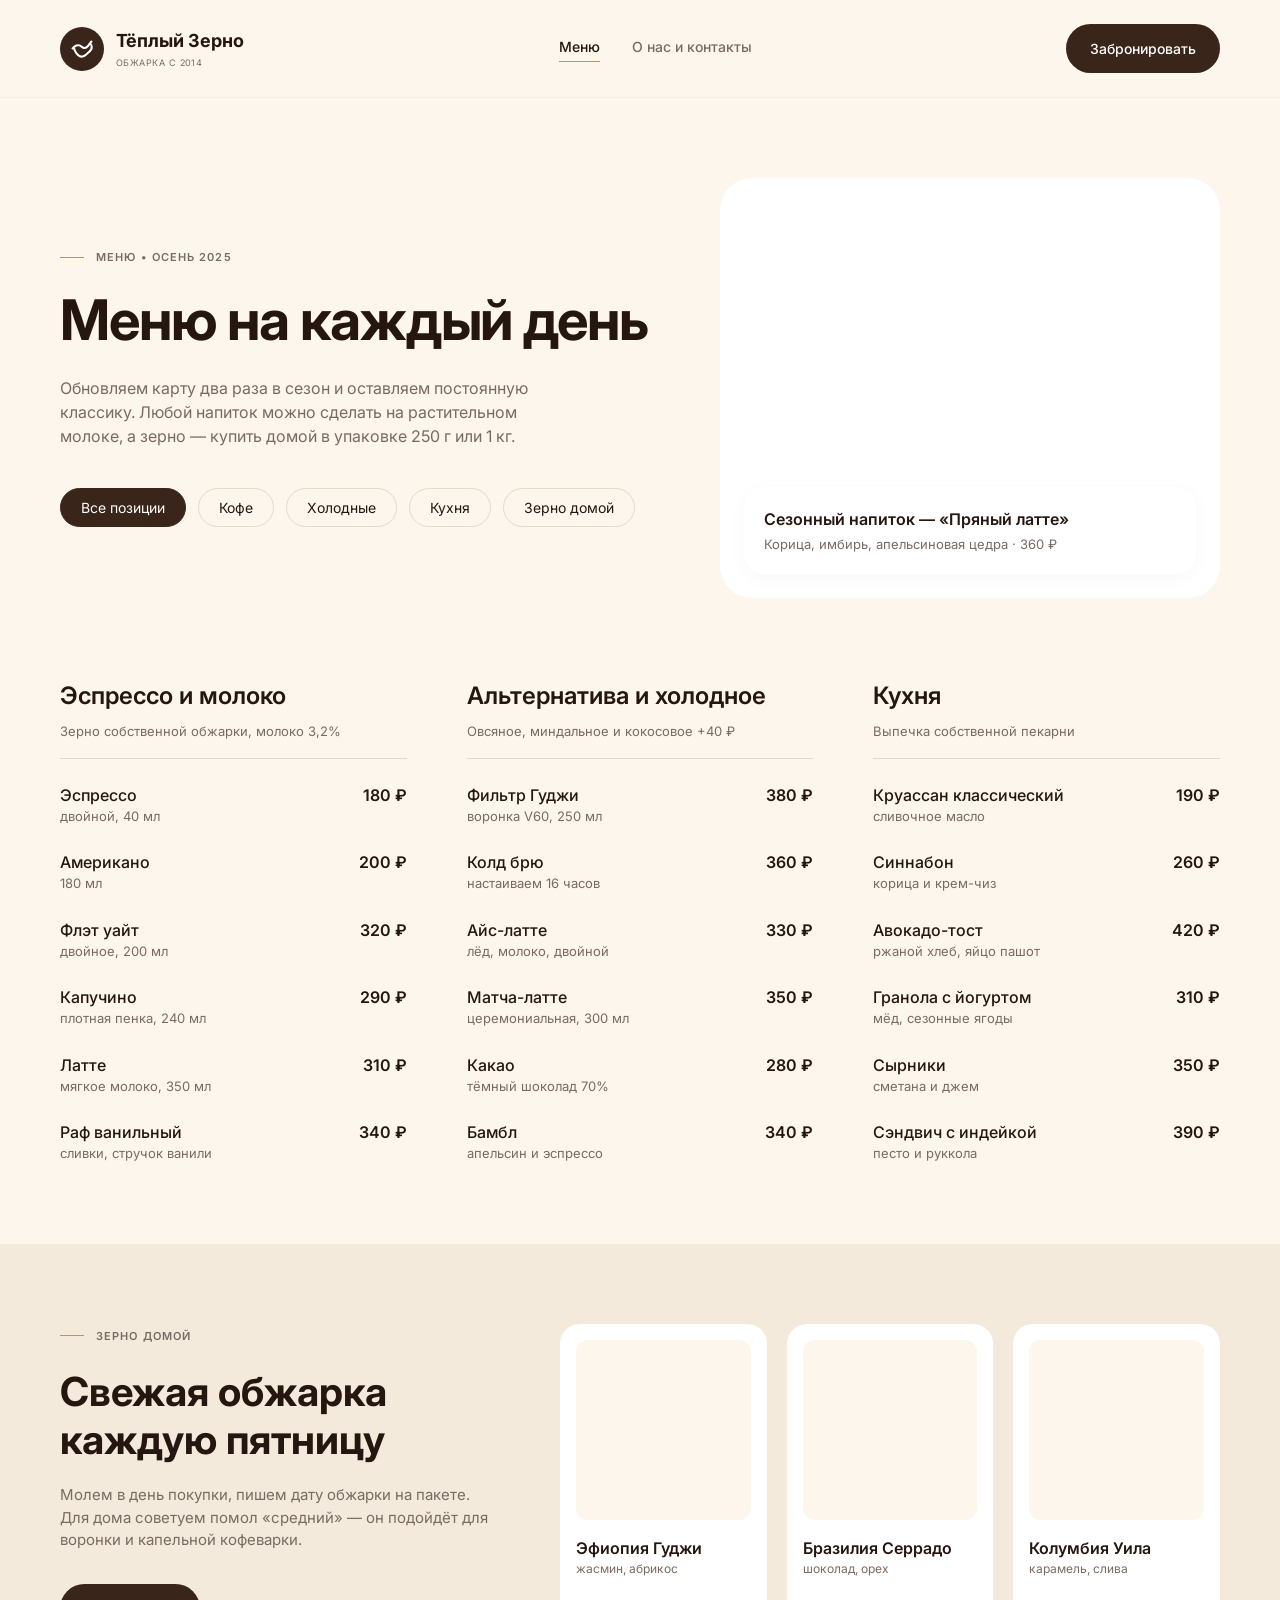
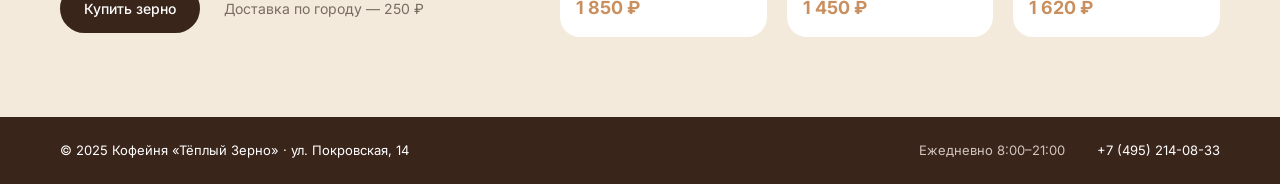
<file: 1/index.html>
<!DOCTYPE html>
<html lang="ru">
<head>
    <meta charset="UTF-8">
    <meta name="viewport" content="width=device-width, initial-scale=1.0">
    <title>Меню — Тёплый Зерно</title>
    <link rel="preconnect" href="https://fonts.googleapis.com">
    <link rel="preconnect" href="https://fonts.gstatic.com" crossorigin>
    <link href="https://fonts.googleapis.com/css2?family=Inter:wght@400;500;600;700&display=swap" rel="stylesheet">
    <link rel="stylesheet" href="style.css">
</head>
<body>
    <!-- Шапка -->
    <header class="header">
        <div class="container header__container">
            <a href="index.html" class="logo">
                <div class="logo__icon">
                    <svg width="24" height="24" viewBox="0 0 24 24" fill="none" stroke="white" stroke-width="2"><path d="M4 10C4 10 4 14 8 18C12 22 16 18 20 14C24 10 20 6 20 6M4 10C4 10 8 6 12 10C16 14 20 6 20 6M4 10L2 12M20 6L22 4"/></svg>
                </div>
                <div class="logo__text">
                    <span class="logo__title">Тёплый Зерно</span>
                    <span class="logo__subtitle">ОБЖАРКА С 2014</span>
                </div>
            </a>
            <nav class="nav">
                <a href="menu.html" class="nav__link nav__link--active">Меню</a>
                <a href="about.html" class="nav__link">О нас и контакты</a>
            </nav>
            <a href="#" class="btn btn--primary">Забронировать</a>
        </div>
    </header>

    <main>
        <!-- Hero -->
        <section class="hero section-padding">
            <div class="container hero__container">
                <div class="hero__content">
                    <div class="section-label">
                        <span class="section-label__line"></span> МЕНЮ • ОСЕНЬ 2025
                    </div>
                    <h1 class="hero__title">Меню на каждый день</h1>
                    <p class="hero__text">Обновляем карту два раза в сезон и оставляем постоянную классику. Любой напиток можно сделать на растительном молоке, а зерно — купить домой в упаковке 250 г или 1 кг.</p>
                    <div class="filters">
                        <button class="filter-btn active">Все позиции</button>
                        <button class="filter-btn">Кофе</button>
                        <button class="filter-btn">Холодные</button>
                        <button class="filter-btn">Кухня</button>
                        <button class="filter-btn">Зерно домой</button>
                    </div>
                </div>
                <div class="hero-card">
                    <div class="hero-card__info">
                        <h3 style="font-size: 16px; font-weight: 600; margin-bottom: 4px;">Сезонный напиток — «Пряный латте»</h3>
                        <p style="font-size: 13px; color: var(--text-muted);">Корица, имбирь, апельсиновая цедра · 360 ₽</p>
                    </div>
                </div>
            </div>
        </section>

        <!-- Меню -->
        <section class="section-padding" style="padding-top: 0;">
            <div class="container menu-grid">
                <!-- Колонка 1 -->
                <div>
                    <h2 class="menu-col__title">Эспрессо и молоко</h2>
                    <p class="menu-col__subtitle">Зерно собственной обжарки, молоко 3,2%</p>
                    <ul class="menu-items">
                        <li class="menu-item"><div><div class="menu-item__name">Эспрессо</div><div class="menu-item__desc">двойной, 40 мл</div></div><span class="menu-item__price">180 ₽</span></li>
                        <li class="menu-item"><div><div class="menu-item__name">Американо</div><div class="menu-item__desc">180 мл</div></div><span class="menu-item__price">200 ₽</span></li>
                        <li class="menu-item"><div><div class="menu-item__name">Флэт уайт</div><div class="menu-item__desc">двойное, 200 мл</div></div><span class="menu-item__price">320 ₽</span></li>
                        <li class="menu-item"><div><div class="menu-item__name">Капучино</div><div class="menu-item__desc">плотная пенка, 240 мл</div></div><span class="menu-item__price">290 ₽</span></li>
                        <li class="menu-item"><div><div class="menu-item__name">Латте</div><div class="menu-item__desc">мягкое молоко, 350 мл</div></div><span class="menu-item__price">310 ₽</span></li>
                        <li class="menu-item"><div><div class="menu-item__name">Раф ванильный</div><div class="menu-item__desc">сливки, стручок ванили</div></div><span class="menu-item__price">340 ₽</span></li>
                    </ul>
                </div>
                <!-- Колонка 2 -->
                <div>
                    <h2 class="menu-col__title">Альтернатива и холодное</h2>
                    <p class="menu-col__subtitle">Овсяное, миндальное и кокосовое +40 ₽</p>
                    <ul class="menu-items">
                        <li class="menu-item"><div><div class="menu-item__name">Фильтр Гуджи</div><div class="menu-item__desc">воронка V60, 250 мл</div></div><span class="menu-item__price">380 ₽</span></li>
                        <li class="menu-item"><div><div class="menu-item__name">Колд брю</div><div class="menu-item__desc">настаиваем 16 часов</div></div><span class="menu-item__price">360 ₽</span></li>
                        <li class="menu-item"><div><div class="menu-item__name">Айс-латте</div><div class="menu-item__desc">лёд, молоко, двойной</div></div><span class="menu-item__price">330 ₽</span></li>
                        <li class="menu-item"><div><div class="menu-item__name">Матча-латте</div><div class="menu-item__desc">церемониальная, 300 мл</div></div><span class="menu-item__price">350 ₽</span></li>
                        <li class="menu-item"><div><div class="menu-item__name">Какао</div><div class="menu-item__desc">тёмный шоколад 70%</div></div><span class="menu-item__price">280 ₽</span></li>
                        <li class="menu-item"><div><div class="menu-item__name">Бамбл</div><div class="menu-item__desc">апельсин и эспрессо</div></div><span class="menu-item__price">340 ₽</span></li>
                    </ul>
                </div>
                <!-- Колонка 3 -->
                <div>
                    <h2 class="menu-col__title">Кухня</h2>
                    <p class="menu-col__subtitle">Выпечка собственной пекарни</p>
                    <ul class="menu-items">
                        <li class="menu-item"><div><div class="menu-item__name">Круассан классический</div><div class="menu-item__desc">сливочное масло</div></div><span class="menu-item__price">190 ₽</span></li>
                        <li class="menu-item"><div><div class="menu-item__name">Синнабон</div><div class="menu-item__desc">корица и крем-чиз</div></div><span class="menu-item__price">260 ₽</span></li>
                        <li class="menu-item"><div><div class="menu-item__name">Авокадо-тост</div><div class="menu-item__desc">ржаной хлеб, яйцо пашот</div></div><span class="menu-item__price">420 ₽</span></li>
                        <li class="menu-item"><div><div class="menu-item__name">Гранола с йогуртом</div><div class="menu-item__desc">мёд, сезонные ягоды</div></div><span class="menu-item__price">310 ₽</span></li>
                        <li class="menu-item"><div><div class="menu-item__name">Сырники</div><div class="menu-item__desc">сметана и джем</div></div><span class="menu-item__price">350 ₽</span></li>
                        <li class="menu-item"><div><div class="menu-item__name">Сэндвич с индейкой</div><div class="menu-item__desc">песто и руккола</div></div><span class="menu-item__price">390 ₽</span></li>
                    </ul>
                </div>
            </div>
        </section>

        <!-- Зерно домой -->
        <section class="section-padding bg-alt">
            <div class="container beans-container">
                <div>
                    <div class="section-label"><span class="section-label__line"></span> ЗЕРНО ДОМОЙ</div>
                    <h2 class="beans__title">Свежая обжарка каждую пятницу</h2>
                    <p class="beans__text">Молем в день покупки, пишем дату обжарки на пакете. Для дома советуем помол «средний» — он подойдёт для воронки и капельной кофеварки.</p>
                    <div class="beans__actions">
                        <a href="#" class="btn btn--primary">Купить зерно</a>
                        <span style="font-size: 14px; color: var(--text-muted);">Доставка по городу — 250 ₽</span>
                    </div>
                </div>
                <div class="beans-grid">
                    <div class="product-card">
                        <div class="product-card__img"></div>
                        <h3 class="product-card__name">Эфиопия Гуджи</h3>
                        <p class="product-card__desc">жасмин, абрикос</p>
                        <div class="product-card__price">1 850 ₽</div>
                    </div>
                    <div class="product-card">
                        <div class="product-card__img"></div>
                        <h3 class="product-card__name">Бразилия Серрадо</h3>
                        <p class="product-card__desc">шоколад, орех</p>
                        <div class="product-card__price">1 450 ₽</div>
                    </div>
                    <div class="product-card">
                        <div class="product-card__img"></div>
                        <h3 class="product-card__name">Колумбия Уила</h3>
                        <p class="product-card__desc">карамель, слива</p>
                        <div class="product-card__price">1 620 ₽</div>
                    </div>
                </div>
            </div>
        </section>
    </main>

    <!-- Подвал -->
    <footer class="footer">
        <div class="container footer__container">
            <div>© 2025 Кофейня «Тёплый Зерно» · ул. Покровская, 14</div>
            <div class="footer__info">
                <span>Ежедневно 8:00–21:00</span>
                <a href="tel:+74952140833" class="footer__phone">+7 (495) 214-08-33</a>
            </div>
        </div>
    </footer>
</body>
</html>
</file>
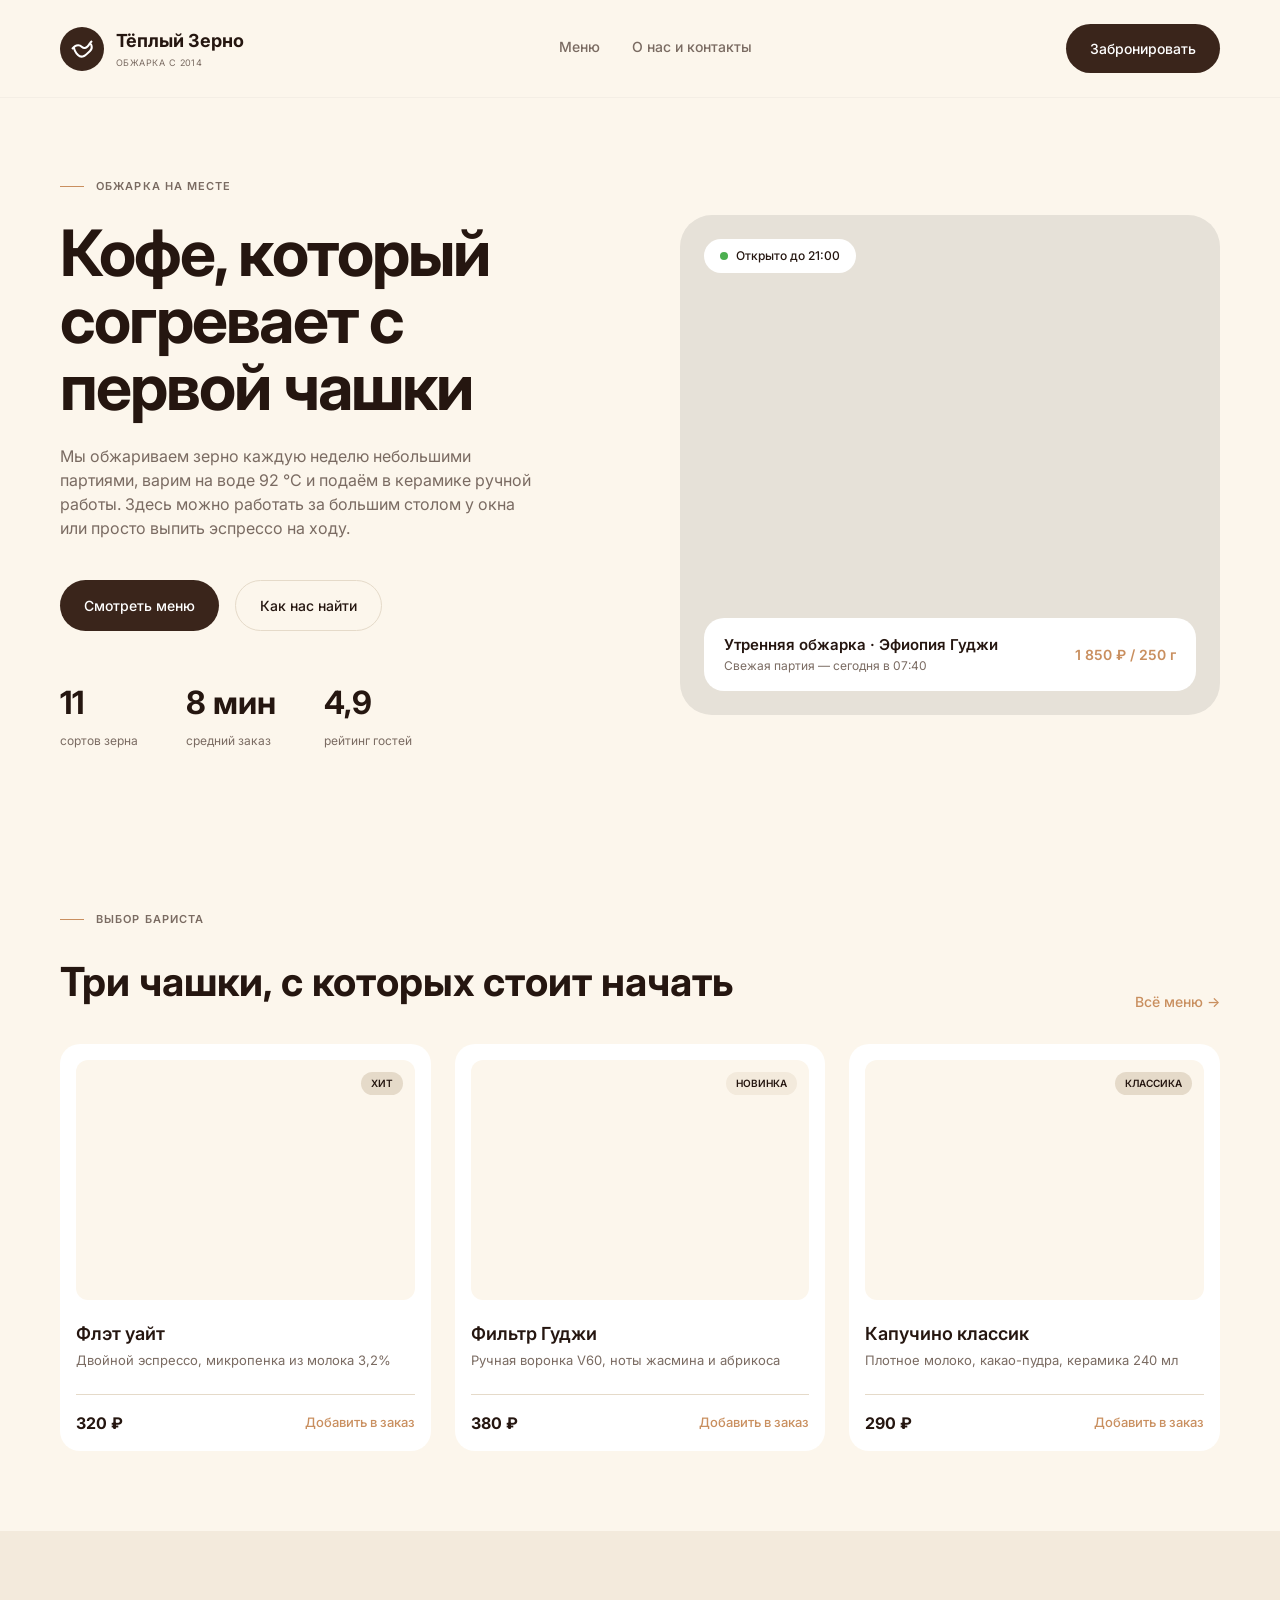
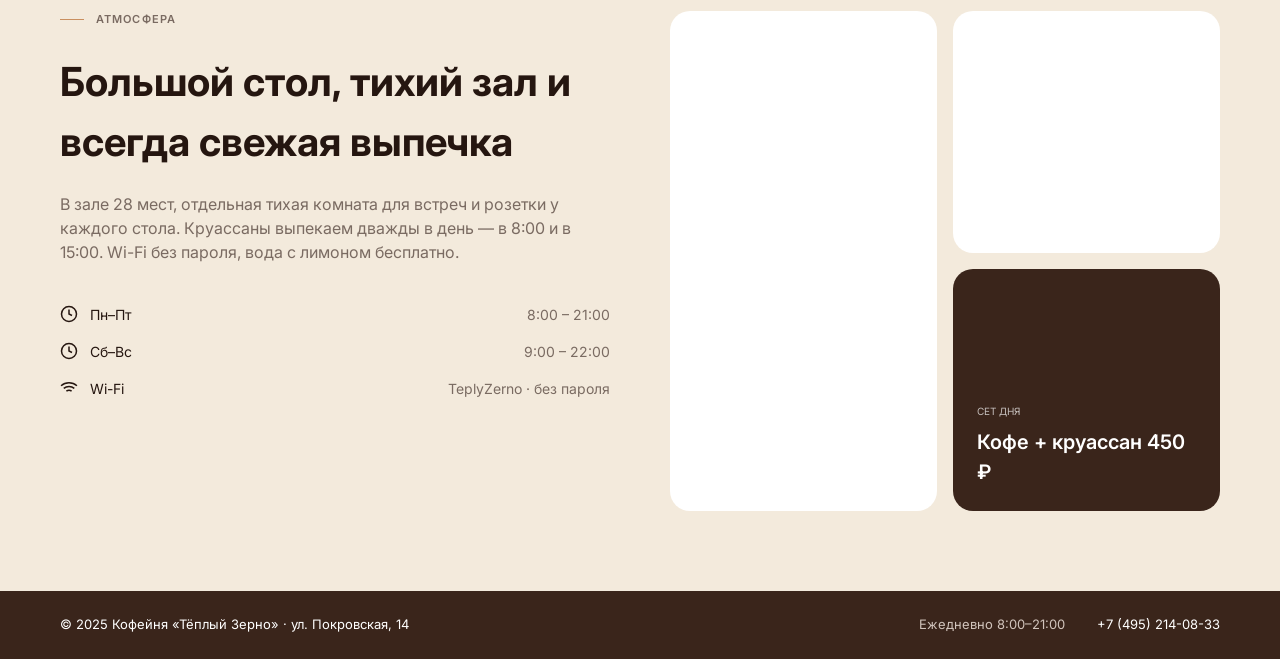
<file: 1/index2.html>
<!DOCTYPE html>
<html lang="ru">
<head>
    <meta charset="UTF-8">
    <meta name="viewport" content="width=device-width, initial-scale=1.0">
    <title>Главная — Тёплый Зерно</title>
    <link rel="preconnect" href="https://fonts.googleapis.com">
    <link rel="preconnect" href="https://fonts.gstatic.com" crossorigin>
    <link href="https://fonts.googleapis.com/css2?family=Inter:wght@400;500;600;700&display=swap" rel="stylesheet">
    <link rel="stylesheet" href="style.css">
</head>
<body>
    <header class="header">
        <div class="container header__container">
            <a href="index.html" class="logo">
                <div class="logo__icon">
                    <svg width="24" height="24" viewBox="0 0 24 24" fill="none" stroke="white" stroke-width="2"><path d="M4 10C4 10 4 14 8 18C12 22 16 18 20 14C24 10 20 6 20 6M4 10C4 10 8 6 12 10C16 14 20 6 20 6M4 10L2 12M20 6L22 4"/></svg>
                </div>
                <div class="logo__text">
                    <span class="logo__title">Тёплый Зерно</span>
                    <span class="logo__subtitle">ОБЖАРКА С 2014</span>
                </div>
            </a>
            <nav class="nav">
                <a href="menu.html" class="nav__link">Меню</a>
                <a href="about.html" class="nav__link">О нас и контакты</a>
            </nav>
            <a href="#" class="btn btn--primary">Забронировать</a>
        </div>
    </header>

    <main>
        <!-- Hero -->
        <section class="section-padding">
            <div class="container home-hero__container">
                <div class="home-hero__content">
                    <div class="section-label"><span class="section-label__line"></span> ОБЖАРКА НА МЕСТЕ</div>
                    <h1 class="home-hero__title">Кофе, который согревает с первой чашки</h1>
                    <p class="hero__text" style="margin-bottom: 40px;">Мы обжариваем зерно каждую неделю небольшими партиями, варим на воде 92 °C и подаём в керамике ручной работы. Здесь можно работать за большим столом у окна или просто выпить эспрессо на ходу.</p>
                    <div class="home-hero__actions">
                        <a href="menu.html" class="btn btn--primary">Смотреть меню</a>
                        <a href="about.html" class="btn btn--outline">Как нас найти</a>
                    </div>
                    <div class="home-hero__stats">
                        <div class="stat-item"><span class="stat-item__val">11</span><span class="stat-item__label">сортов зерна</span></div>
                        <div class="stat-item"><span class="stat-item__val">8 мин</span><span class="stat-item__label">средний заказ</span></div>
                        <div class="stat-item"><span class="stat-item__val">4,9</span><span class="stat-item__label">рейтинг гостей</span></div>
                    </div>
                </div>
                <div class="home-hero__image-wrap">
                    <div class="home-hero__image placeholder"></div>
                    <div class="home-hero__badge">Открыто до 21:00</div>
                    <div class="home-hero__bottom-card">
                        <div>
                            <div style="font-size: 15px; font-weight: 600;">Утренняя обжарка · Эфиопия Гуджи</div>
                            <div style="font-size: 12px; color: var(--text-muted);">Свежая партия — сегодня в 07:40</div>
                        </div>
                        <div style="font-weight: 600; color: var(--accent); font-size: 14px;">1 850 ₽ / 250 г</div>
                    </div>
                </div>
            </div>
        </section>

        <!-- Выбор бариста -->
        <section class="section-padding">
            <div class="container">
                <div class="section-header-row">
                    <div>
                        <div class="section-label"><span class="section-label__line"></span> ВЫБОР БАРИСТА</div>
                        <h2 style="font-size: 40px; font-weight: 700;">Три чашки, с которых стоит начать</h2>
                    </div>
                    <a href="menu.html" class="link-all">Всё меню &rarr;</a>
                </div>
                
                <div class="barista-grid">
                    <div class="barista-card">
                        <div class="barista-card__img">
                            <span class="barista-card__tag" style="background: var(--border-color);">хит</span>
                        </div>
                        <h3 class="barista-card__title">Флэт уайт</h3>
                        <p class="barista-card__desc">Двойной эспрессо, микропенка из молока 3,2%</p>
                        <div class="barista-card__footer">
                            <span class="barista-card__price">320 ₽</span>
                            <a href="#" class="barista-card__add">Добавить в заказ</a>
                        </div>
                    </div>
                    <div class="barista-card">
                        <div class="barista-card__img">
                            <span class="barista-card__tag" style="background: var(--bg-alt);">новинка</span>
                        </div>
                        <h3 class="barista-card__title">Фильтр Гуджи</h3>
                        <p class="barista-card__desc">Ручная воронка V60, ноты жасмина и абрикоса</p>
                        <div class="barista-card__footer">
                            <span class="barista-card__price">380 ₽</span>
                            <a href="#" class="barista-card__add">Добавить в заказ</a>
                        </div>
                    </div>
                    <div class="barista-card">
                        <div class="barista-card__img">
                            <span class="barista-card__tag" style="background: var(--border-color);">классика</span>
                        </div>
                        <h3 class="barista-card__title">Капучино классик</h3>
                        <p class="barista-card__desc">Плотное молоко, какао-пудра, керамика 240 мл</p>
                        <div class="barista-card__footer">
                            <span class="barista-card__price">290 ₽</span>
                            <a href="#" class="barista-card__add">Добавить в заказ</a>
                        </div>
                    </div>
                </div>
            </div>
        </section>

        <!-- Атмосфера -->
        <section class="section-padding bg-alt">
            <div class="container atmosphere-container">
                <div>
                    <div class="section-label"><span class="section-label__line"></span> АТМОСФЕРА</div>
                    <h2 class="atmosphere__title">Большой стол, тихий зал и всегда свежая выпечка</h2>
                    <p class="atmosphere__text">В зале 28 мест, отдельная тихая комната для встреч и розетки у каждого стола. Круассаны выпекаем дважды в день — в 8:00 и в 15:00. Wi-Fi без пароля, вода с лимоном бесплатно.</p>
                    
                    <ul class="info-list">
                        <li><svg width="18" height="18" viewBox="0 0 24 24" fill="none" stroke="currentColor" stroke-width="2"><circle cx="12" cy="12" r="10"/><polyline points="12 6 12 12 16 14"/></svg> Пн–Пт <span style="margin-left: auto; color: var(--text-muted);">8:00 – 21:00</span></li>
                        <li><svg width="18" height="18" viewBox="0 0 24 24" fill="none" stroke="currentColor" stroke-width="2"><circle cx="12" cy="12" r="10"/><polyline points="12 6 12 12 16 14"/></svg> Сб–Вс <span style="margin-left: auto; color: var(--text-muted);">9:00 – 22:00</span></li>
                        <li><svg width="18" height="18" viewBox="0 0 24 24" fill="none" stroke="currentColor" stroke-width="2"><path d="M5 12.55a11 11 0 0 1 14.08 0"/><path d="M1.42 9a16 16 0 0 1 21.16 0"/><path d="M8.53 16.11a6 6 0 0 1 6.95 0"/><line x1="12" y1="20" x2="12.01" y2="20"/></svg> Wi-Fi <span style="margin-left: auto; color: var(--text-muted);">TeplyZerno · без пароля</span></li>
                    </ul>
                </div>
                
                <div class="atmosphere-grid">
                    <div class="atmo-img-1"></div>
                    <div class="atmo-img-2"></div>
                    <div class="atmo-img-3">
                        <span>СЕТ ДНЯ</span>
                        <h4>Кофе + круассан 450 ₽</h4>
                    </div>
                </div>
            </div>
        </section>
    </main>

    <footer class="footer">
        <div class="container footer__container">
            <div>© 2025 Кофейня «Тёплый Зерно» · ул. Покровская, 14</div>
            <div class="footer__info">
                <span>Ежедневно 8:00–21:00</span>
                <a href="tel:+74952140833" class="footer__phone">+7 (495) 214-08-33</a>
            </div>
        </div>
    </footer>
</body>
</html>
</file>
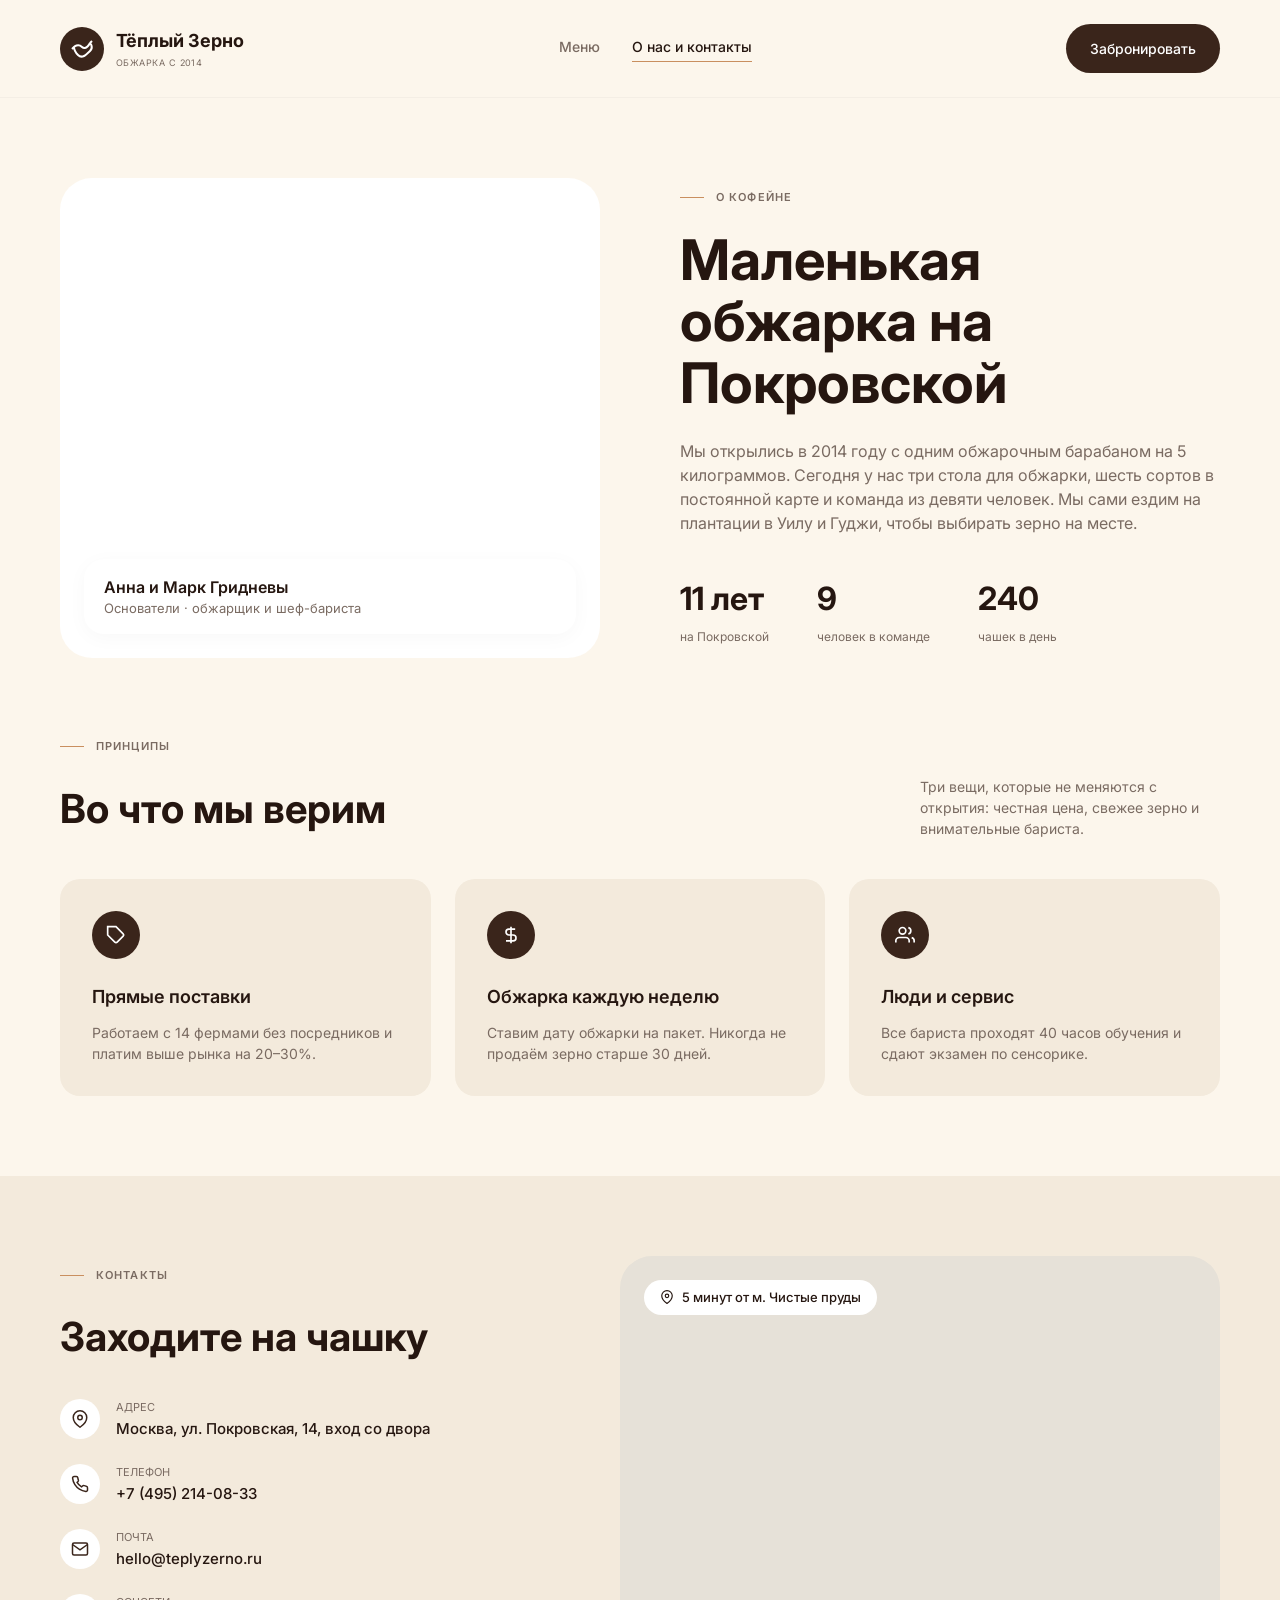
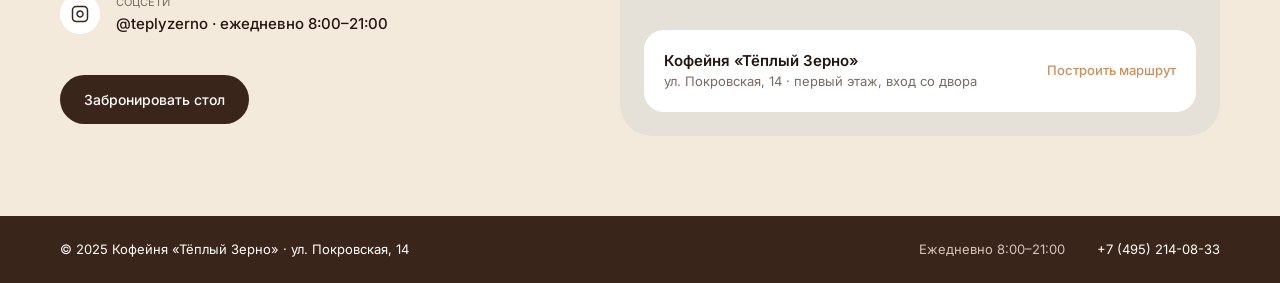
<file: 1/index3.html>
<!DOCTYPE html>
<html lang="ru">
<head>
    <meta charset="UTF-8">
    <meta name="viewport" content="width=device-width, initial-scale=1.0">
    <title>О нас и контакты — Тёплый Зерно</title>
    <link rel="preconnect" href="https://fonts.googleapis.com">
    <link rel="preconnect" href="https://fonts.gstatic.com" crossorigin>
    <link href="https://fonts.googleapis.com/css2?family=Inter:wght@400;500;600;700&display=swap" rel="stylesheet">
    <link rel="stylesheet" href="style.css">
</head>
<body>
    <header class="header">
        <div class="container header__container">
            <a href="index.html" class="logo">
                <div class="logo__icon">
                    <svg width="24" height="24" viewBox="0 0 24 24" fill="none" stroke="white" stroke-width="2"><path d="M4 10C4 10 4 14 8 18C12 22 16 18 20 14C24 10 20 6 20 6M4 10C4 10 8 6 12 10C16 14 20 6 20 6M4 10L2 12M20 6L22 4"/></svg>
                </div>
                <div class="logo__text">
                    <span class="logo__title">Тёплый Зерно</span>
                    <span class="logo__subtitle">ОБЖАРКА С 2014</span>
                </div>
            </a>
            <nav class="nav">
                <a href="menu.html" class="nav__link">Меню</a>
                <a href="about.html" class="nav__link nav__link--active">О нас и контакты</a>
            </nav>
            <a href="#" class="btn btn--primary">Забронировать</a>
        </div>
    </header>

    <main>
        <!-- О кофейне -->
        <section class="section-padding">
            <div class="container about-hero">
                <div class="about-hero__image">
                    <div class="about-hero__founder-card">
                        <h4 style="font-size: 16px; font-weight: 600;">Анна и Марк Гридневы</h4>
                        <p style="font-size: 13px; color: var(--text-muted);">Основатели · обжарщик и шеф-бариста</p>
                    </div>
                </div>
                <div>
                    <div class="section-label"><span class="section-label__line"></span> О КОФЕЙНЕ</div>
                    <h1 class="about-hero__title">Маленькая обжарка на Покровской</h1>
                    <p class="about-hero__text">Мы открылись в 2014 году с одним обжарочным барабаном на 5 килограммов. Сегодня у нас три стола для обжарки, шесть сортов в постоянной карте и команда из девяти человек. Мы сами ездим на плантации в Уилу и Гуджи, чтобы выбирать зерно на месте.</p>
                    
                    <div class="about-stats">
                        <div class="stat-item"><span class="stat-item__val">11 лет</span><span class="stat-item__label">на Покровской</span></div>
                        <div class="stat-item"><span class="stat-item__val">9</span><span class="stat-item__label">человек в команде</span></div>
                        <div class="stat-item"><span class="stat-item__val">240</span><span class="stat-item__label">чашек в день</span></div>
                    </div>
                </div>
            </div>
        </section>

        <!-- Принципы -->
        <section class="section-padding" style="padding-top: 0;">
            <div class="container">
                <div class="section-header-row">
                    <div>
                        <div class="section-label"><span class="section-label__line"></span> ПРИНЦИПЫ</div>
                        <h2 style="font-size: 40px; font-weight: 700;">Во что мы верим</h2>
                    </div>
                    <p style="font-size: 14px; color: var(--text-muted); max-width: 300px;">Три вещи, которые не меняются с открытия: честная цена, свежее зерно и внимательные бариста.</p>
                </div>

                <div class="principles-grid">
                    <div class="principle-card">
                        <div class="principle-card__icon">
                            <svg width="20" height="20" viewBox="0 0 24 24" fill="none" stroke="currentColor" stroke-width="2"><path d="M20.59 13.41l-7.17 7.17a2 2 0 0 1-2.83 0L2 12V2h10l8.59 8.59a2 2 0 0 1 0 2.82z"/><line x1="7" y1="7" x2="7.01" y2="7"/></svg>
                        </div>
                        <h3 class="principle-card__title">Прямые поставки</h3>
                        <p class="principle-card__text">Работаем с 14 фермами без посредников и платим выше рынка на 20–30%.</p>
                    </div>
                    <div class="principle-card">
                        <div class="principle-card__icon">
                            <svg width="20" height="20" viewBox="0 0 24 24" fill="none" stroke="currentColor" stroke-width="2"><path d="M12 2v20M17 5H9.5a3.5 3.5 0 0 0 0 7h5a3.5 3.5 0 0 1 0 7H6"/></svg>
                        </div>
                        <h3 class="principle-card__title">Обжарка каждую неделю</h3>
                        <p class="principle-card__text">Ставим дату обжарки на пакет. Никогда не продаём зерно старше 30 дней.</p>
                    </div>
                    <div class="principle-card">
                        <div class="principle-card__icon">
                            <svg width="20" height="20" viewBox="0 0 24 24" fill="none" stroke="currentColor" stroke-width="2"><path d="M17 21v-2a4 4 0 0 0-4-4H5a4 4 0 0 0-4 4v2"/><circle cx="9" cy="7" r="4"/><path d="M23 21v-2a4 4 0 0 0-3-3.87"/><path d="M16 3.13a4 4 0 0 1 0 7.75"/></svg>
                        </div>
                        <h3 class="principle-card__title">Люди и сервис</h3>
                        <p class="principle-card__text">Все бариста проходят 40 часов обучения и сдают экзамен по сенсорике.</p>
                    </div>
                </div>
            </div>
        </section>

        <!-- Контакты -->
        <section class="section-padding bg-alt">
            <div class="container contacts-container">
                <div>
                    <div class="section-label"><span class="section-label__line"></span> КОНТАКТЫ</div>
                    <h2 class="contacts-title">Заходите на чашку</h2>
                    
                    <div class="contacts-list">
                        <div class="contact-item">
                            <div class="contact-item__icon">
                                <svg width="18" height="18" viewBox="0 0 24 24" fill="none" stroke="currentColor" stroke-width="2"><path d="M21 10c0 7-9 13-9 13s-9-6-9-13a9 9 0 0 1 18 0z"/><circle cx="12" cy="10" r="3"/></svg>
                            </div>
                            <div>
                                <div class="contact-item__label">АДРЕС</div>
                                <div class="contact-item__value">Москва, ул. Покровская, 14, вход со двора</div>
                            </div>
                        </div>
                        <div class="contact-item">
                            <div class="contact-item__icon">
                                <svg width="18" height="18" viewBox="0 0 24 24" fill="none" stroke="currentColor" stroke-width="2"><path d="M22 16.92v3a2 2 0 0 1-2.18 2 19.79 19.79 0 0 1-8.63-3.07 19.5 19.5 0 0 1-6-6 19.79 19.79 0 0 1-3.07-8.67A2 2 0 0 1 4.11 2h3a2 2 0 0 1 2 1.72 12.84 12.84 0 0 0 .7 2.81 2 2 0 0 1-.45 2.11L8.09 9.91a16 16 0 0 0 6 6l1.27-1.27a2 2 0 0 1 2.11-.45 12.84 12.84 0 0 0 2.81.7A2 2 0 0 1 22 16.92z"/></svg>
                            </div>
                            <div>
                                <div class="contact-item__label">ТЕЛЕФОН</div>
                                <div class="contact-item__value">+7 (495) 214-08-33</div>
                            </div>
                        </div>
                        <div class="contact-item">
                            <div class="contact-item__icon">
                                <svg width="18" height="18" viewBox="0 0 24 24" fill="none" stroke="currentColor" stroke-width="2"><path d="M4 4h16c1.1 0 2 .9 2 2v12c0 1.1-.9 2-2 2H4c-1.1 0-2-.9-2-2V6c0-1.1.9-2 2-2z"/><polyline points="22,6 12,13 2,6"/></svg>
                            </div>
                            <div>
                                <div class="contact-item__label">ПОЧТА</div>
                                <div class="contact-item__value">hello@teplyzerno.ru</div>
                            </div>
                        </div>
                        <div class="contact-item">
                            <div class="contact-item__icon">
                                <svg width="18" height="18" viewBox="0 0 24 24" fill="none" stroke="currentColor" stroke-width="2"><rect x="2" y="2" width="20" height="20" rx="5" ry="5"/><path d="M16 11.37A4 4 0 1 1 12.63 8 4 4 0 0 1 16 11.37z"/><line x1="17.5" y1="6.5" x2="17.51" y2="6.5"/></svg>
                            </div>
                            <div>
                                <div class="contact-item__label">СОЦСЕТИ</div>
                                <div class="contact-item__value">@teplyzerno · ежедневно 8:00–21:00</div>
                            </div>
                        </div>
                    </div>

                    <a href="#" class="btn btn--primary">Забронировать стол</a>
                </div>

                <div class="map-wrapper">
                    <div class="map-badge">
                        <svg width="14" height="14" viewBox="0 0 24 24" fill="none" stroke="currentColor" stroke-width="2"><path d="M21 10c0 7-9 13-9 13s-9-6-9-13a9 9 0 0 1 18 0z"/><circle cx="12" cy="10" r="3"/></svg>
                        5 минут от м. Чистые пруды
                    </div>
                    <div class="map-card">
                        <div>
                            <div style="font-size: 15px; font-weight: 600;">Кофейня «Тёплый Зерно»</div>
                            <div style="font-size: 13px; color: var(--text-muted);">ул. Покровская, 14 · первый этаж, вход со двора</div>
                        </div>
                        <a href="#" class="map-card__route">Построить маршрут</a>
                    </div>
                </div>
            </div>
        </section>
    </main>

    <footer class="footer">
        <div class="container footer__container">
            <div>© 2025 Кофейня «Тёплый Зерно» · ул. Покровская, 14</div>
            <div class="footer__info">
                <span>Ежедневно 8:00–21:00</span>
                <a href="tel:+74952140833" class="footer__phone">+7 (495) 214-08-33</a>
            </div>
        </div>
    </footer>
</body>
</html>
</file>
<file: 1/style.css>
:root {
    /* Цвета */
    --bg-main: #fcf6ec;
    --bg-alt: #f3eadc;
    --bg-dark: #3a251b;
    --bg-card: #ffffff;
    --bg-placeholder: #e6e1d8;
    --text-main: #251610;
    --text-muted: #7a6b62;
    --accent: #c98f5f;
    --border-color: #e5dac9;
    
    /* Типографика */
    --font-main: 'Inter', sans-serif;
    
    /* Сетка и отступы */
    --container-width: 1200px;
    --radius-sm: 12px;
    --radius: 20px;
    --radius-lg: 32px;
}

* {
    margin: 0;
    padding: 0;
    box-sizing: border-box;
}

body {
    font-family: var(--font-main);
    background-color: var(--bg-main);
    color: var(--text-main);
    line-height: 1.5;
    -webkit-font-smoothing: antialiased;
}

a {
    text-decoration: none;
    color: inherit;
}

ul {
    list-style: none;
}

button {
    cursor: pointer;
    font-family: inherit;
    border: none;
    background: none;
}

/* Общие утилиты */
.container {
    max-width: var(--container-width);
    margin: 0 auto;
    padding: 0 20px;
}

.section-padding {
    padding: 80px 0;
}

.bg-alt {
    background-color: var(--bg-alt);
}

.section-label {
    font-size: 11px;
    text-transform: uppercase;
    letter-spacing: 0.1em;
    font-weight: 600;
    color: var(--text-muted);
    display: flex;
    align-items: center;
    gap: 12px;
    margin-bottom: 24px;
}

.section-label__line {
    width: 24px;
    height: 1px;
    background-color: var(--accent);
}

.placeholder {
    background-color: var(--bg-placeholder);
    border-radius: var(--radius);
}

/* Кнопки */
.btn {
    display: inline-flex;
    align-items: center;
    justify-content: center;
    gap: 8px;
    padding: 14px 24px;
    border-radius: 50px;
    font-size: 14px;
    font-weight: 500;
    transition: opacity 0.2s, background-color 0.2s;
}

.btn:hover { opacity: 0.8; }

.btn--primary {
    background-color: var(--bg-dark);
    color: #fff;
}

.btn--outline {
    border: 1px solid var(--border-color);
    background-color: transparent;
    color: var(--text-main);
}
.btn--outline:hover {
    background-color: rgba(0,0,0,0.03);
}

/* Шапка */
.header {
    padding: 24px 0;
    background-color: var(--bg-main);
    border-bottom: 1px solid rgba(0,0,0,0.03);
}

.header__container {
    display: flex;
    justify-content: space-between;
    align-items: center;
}

.logo {
    display: flex;
    align-items: center;
    gap: 12px;
}

.logo__icon {
    width: 44px;
    height: 44px;
    background-color: var(--bg-dark);
    border-radius: 50%;
    display: flex;
    align-items: center;
    justify-content: center;
}

.logo__text {
    display: flex;
    flex-direction: column;
}

.logo__title {
    font-weight: 700;
    font-size: 18px;
}

.logo__subtitle {
    font-size: 9px;
    text-transform: uppercase;
    letter-spacing: 0.05em;
    color: var(--text-muted);
    margin-top: 2px;
}

.nav {
    display: flex;
    gap: 32px;
}

.nav__link {
    font-size: 14px;
    font-weight: 500;
    color: var(--text-muted);
    padding-bottom: 4px;
    border-bottom: 1px solid transparent;
    transition: all 0.2s;
}

.nav__link:hover { color: var(--text-main); }
.nav__link--active {
    color: var(--text-main);
    border-bottom-color: var(--accent);
}

/* Подвал */
.footer {
    background-color: var(--bg-dark);
    color: #fff;
    padding: 24px 0;
    font-size: 13px;
}

.footer__container {
    display: flex;
    justify-content: space-between;
    align-items: center;
}

.footer__info {
    display: flex;
    gap: 32px;
    color: #d1c4bc;
}

.footer__phone { color: #fff; }


/* =========================================
   СТИЛИ ДЛЯ СТРАНИЦЫ 1: МЕНЮ (menu.html)
   ========================================= */
.hero__container {
    display: grid;
    grid-template-columns: 1.2fr 1fr;
    gap: 60px;
    align-items: center;
}

.hero__title {
    font-size: 56px;
    line-height: 1.1;
    font-weight: 700;
    margin-bottom: 24px;
    letter-spacing: -0.02em;
}

.hero__text {
    font-size: 16px;
    color: var(--text-muted);
    max-width: 480px;
    margin-bottom: 40px;
}

.filters {
    display: flex;
    flex-wrap: wrap;
    gap: 12px;
}

.filter-btn {
    padding: 10px 20px;
    border: 1px solid var(--border-color);
    border-radius: 50px;
    font-size: 14px;
    color: var(--text-main);
    transition: all 0.2s;
}

.filter-btn.active {
    background-color: var(--bg-dark);
    color: #fff;
    border-color: var(--bg-dark);
}

.hero-card {
    background-color: var(--bg-card);
    height: 420px;
    border-radius: var(--radius-lg);
    display: flex;
    flex-direction: column;
    justify-content: flex-end;
    padding: 24px;
    position: relative;
}

.hero-card__info {
    background: #fff;
    padding: 20px;
    border-radius: var(--radius);
    box-shadow: 0 4px 20px rgba(0,0,0,0.03);
}

.menu-grid {
    display: grid;
    grid-template-columns: repeat(3, 1fr);
    gap: 60px;
}

.menu-col__title { font-size: 24px; font-weight: 600; margin-bottom: 8px; }
.menu-col__subtitle { font-size: 13px; color: var(--text-muted); margin-bottom: 24px; padding-bottom: 16px; border-bottom: 1px solid var(--border-color); }

.menu-items { display: flex; flex-direction: column; gap: 24px; }
.menu-item { display: flex; justify-content: space-between; align-items: flex-start; gap: 16px; }
.menu-item__name { font-size: 16px; font-weight: 500; }
.menu-item__desc { font-size: 13px; color: var(--text-muted); }
.menu-item__price { font-size: 16px; font-weight: 600; }

.beans-container { display: grid; grid-template-columns: 1fr 1.5fr; gap: 60px; align-items: center; }
.beans__title { font-size: 40px; line-height: 1.2; font-weight: 700; margin-bottom: 20px; }
.beans__text { font-size: 15px; color: var(--text-muted); margin-bottom: 32px; }
.beans__actions { display: flex; align-items: center; gap: 24px; }

.beans-grid { display: grid; grid-template-columns: repeat(3, 1fr); gap: 20px; }
.product-card { background: #fff; border-radius: var(--radius); padding: 16px; }
.product-card__img { height: 180px; background: var(--bg-main); border-radius: var(--radius-sm); margin-bottom: 16px; }
.product-card__name { font-size: 16px; font-weight: 600; }
.product-card__desc { font-size: 12px; color: var(--text-muted); margin-bottom: 16px; }
.product-card__price { font-size: 18px; font-weight: 700; color: var(--accent); }


/* =========================================
   СТИЛИ ДЛЯ СТРАНИЦЫ 2: ГЛАВНАЯ (index.html)
   ========================================= */
.home-hero__container { display: grid; grid-template-columns: 1fr 1fr; gap: 80px; align-items: center; }
.home-hero__title { font-size: 64px; line-height: 1.05; font-weight: 700; margin-bottom: 24px; letter-spacing: -0.03em; }
.home-hero__actions { display: flex; gap: 16px; margin-bottom: 48px; }
.home-hero__stats { display: flex; gap: 48px; }
.stat-item__val { font-size: 32px; font-weight: 700; display: block; }
.stat-item__label { font-size: 12px; color: var(--text-muted); }

.home-hero__image-wrap { position: relative; }
.home-hero__image { height: 500px; border-radius: var(--radius-lg); }
.home-hero__badge {
    position: absolute; top: 24px; left: 24px; background: #fff; padding: 8px 16px;
    border-radius: 50px; font-size: 12px; font-weight: 500; display: flex; align-items: center; gap: 8px;
}
.home-hero__badge::before { content: ''; width: 8px; height: 8px; background: #4CAF50; border-radius: 50%; }
.home-hero__bottom-card {
    position: absolute; bottom: 24px; left: 24px; right: 24px; background: #fff;
    padding: 16px 20px; border-radius: var(--radius); display: flex; justify-content: space-between; align-items: center;
}

.section-header-row { display: flex; justify-content: space-between; align-items: flex-end; margin-bottom: 32px; }
.link-all { font-size: 14px; color: var(--accent); font-weight: 500; }

.barista-grid { display: grid; grid-template-columns: repeat(3, 1fr); gap: 24px; }
.barista-card { background: #fff; border-radius: var(--radius); padding: 16px; display: flex; flex-direction: column; }
.barista-card__img { height: 240px; background: var(--bg-main); border-radius: var(--radius-sm); margin-bottom: 20px; position: relative; }
.barista-card__tag { position: absolute; top: 12px; right: 12px; background: var(--bg-alt); padding: 4px 10px; border-radius: 50px; font-size: 10px; font-weight: 600; text-transform: uppercase; }
.barista-card__title { font-size: 18px; font-weight: 600; margin-bottom: 4px; }
.barista-card__desc { font-size: 13px; color: var(--text-muted); margin-bottom: 24px; flex-grow: 1; }
.barista-card__footer { display: flex; justify-content: space-between; align-items: center; padding-top: 16px; border-top: 1px solid var(--border-color); }
.barista-card__price { font-size: 16px; font-weight: 700; }
.barista-card__add { font-size: 13px; color: var(--accent); font-weight: 500; }

.atmosphere-container { display: grid; grid-template-columns: 1fr 1fr; gap: 60px; }
.atmosphere__title { font-size: 40px; font-weight: 700; margin-bottom: 20px; }
.atmosphere__text { color: var(--text-muted); margin-bottom: 40px; }
.info-list { display: flex; flex-direction: column; gap: 16px; margin-bottom: 40px; }
.info-list li { display: flex; align-items: center; gap: 12px; font-size: 14px; }
.schedule { display: flex; flex-direction: column; gap: 16px; font-size: 14px; }
.schedule-row { display: flex; justify-content: space-between; border-bottom: 1px solid var(--border-color); padding-bottom: 8px; max-width: 300px; }

.atmosphere-grid { display: grid; grid-template-columns: 1fr 1fr; grid-template-rows: 1fr 1fr; gap: 16px; height: 500px; }
.atmo-img-1 { grid-row: span 2; border-radius: var(--radius); background: #fff; }
.atmo-img-2 { border-radius: var(--radius); background: #fff; }
.atmo-img-3 { border-radius: var(--radius); background: var(--bg-dark); color: #fff; padding: 24px; display: flex; flex-direction: column; justify-content: flex-end; }
.atmo-img-3 span { font-size: 10px; text-transform: uppercase; opacity: 0.7; margin-bottom: 8px; }
.atmo-img-3 h4 { font-size: 20px; font-weight: 600; }


/* =========================================
   СТИЛИ ДЛЯ СТРАНИЦЫ 3: О НАС (about.html)
   ========================================= */
.about-hero { display: grid; grid-template-columns: 1fr 1fr; gap: 80px; align-items: center; }
.about-hero__image { height: 480px; background: #fff; border-radius: var(--radius-lg); display: flex; align-items: flex-end; padding: 24px; }
.about-hero__founder-card { background: #fff; padding: 16px 20px; border-radius: var(--radius); width: 100%; box-shadow: 0 4px 20px rgba(0,0,0,0.03); }
.about-hero__title { font-size: 56px; font-weight: 700; line-height: 1.1; margin-bottom: 24px; }
.about-hero__text { color: var(--text-muted); margin-bottom: 40px; }
.about-stats { display: flex; gap: 48px; }

.principles-grid { display: grid; grid-template-columns: repeat(3, 1fr); gap: 24px; margin-top: 40px; }
.principle-card { background: var(--bg-alt); padding: 32px; border-radius: var(--radius); }
.principle-card__icon { width: 48px; height: 48px; background: var(--bg-dark); border-radius: 50%; display: flex; align-items: center; justify-content: center; margin-bottom: 24px; color: #fff; }
.principle-card__title { font-size: 18px; font-weight: 600; margin-bottom: 12px; }
.principle-card__text { font-size: 14px; color: var(--text-muted); }

.contacts-container { display: grid; grid-template-columns: 1fr 1.2fr; gap: 60px; align-items: center; }
.contacts-title { font-size: 40px; font-weight: 700; margin-bottom: 32px; }
.contacts-list { display: flex; flex-direction: column; gap: 24px; margin-bottom: 40px; }
.contact-item { display: flex; align-items: flex-start; gap: 16px; }
.contact-item__icon { width: 40px; height: 40px; background: #fff; border-radius: 50%; display: flex; align-items: center; justify-content: center; flex-shrink: 0; color: var(--bg-dark); }
.contact-item__label { font-size: 11px; text-transform: uppercase; color: var(--text-muted); margin-bottom: 2px; }
.contact-item__value { font-size: 15px; font-weight: 500; }

.map-wrapper { position: relative; height: 480px; background: var(--bg-placeholder); border-radius: var(--radius-lg); }
.map-badge { position: absolute; top: 24px; left: 24px; background: #fff; padding: 8px 16px; border-radius: 50px; font-size: 13px; font-weight: 500; display: flex; align-items: center; gap: 8px; }
.map-card { position: absolute; bottom: 24px; left: 24px; right: 24px; background: #fff; padding: 20px; border-radius: var(--radius); display: flex; justify-content: space-between; align-items: center; }
.map-card__route { font-size: 13px; color: var(--accent); font-weight: 500; }

/* Адаптивность (для всех страниц) */
@media (max-width: 1024px) {
    .hero__container, .beans-container, .home-hero__container, .atmosphere-container, .about-hero, .contacts-container {
        grid-template-columns: 1fr;
        gap: 40px;
    }
    .menu-grid, .barista-grid, .principles-grid { grid-template-columns: 1fr 1fr; }
    .atmosphere-grid { height: 400px; }
}

@media (max-width: 768px) {
    .header__container { flex-wrap: wrap; gap: 16px; justify-content: center; }
    .nav { order: 3; width: 100%; justify-content: center; }
    .menu-grid, .barista-grid, .principles-grid, .beans-grid { grid-template-columns: 1fr; }
    .home-hero__title { font-size: 40px; }
    .hero__title { font-size: 36px; }
    .footer__container { flex-direction: column; gap: 16px; text-align: center; }
    .atmosphere-grid { grid-template-columns: 1fr; height: auto; }
    .atmo-img-1, .atmo-img-2, .atmo-img-3 { height: 200px; }
    .beans__actions { flex-direction: column; align-items: flex-start; }
    .about-stats, .home-hero__stats { flex-wrap: wrap; gap: 24px; }
}
</file>
